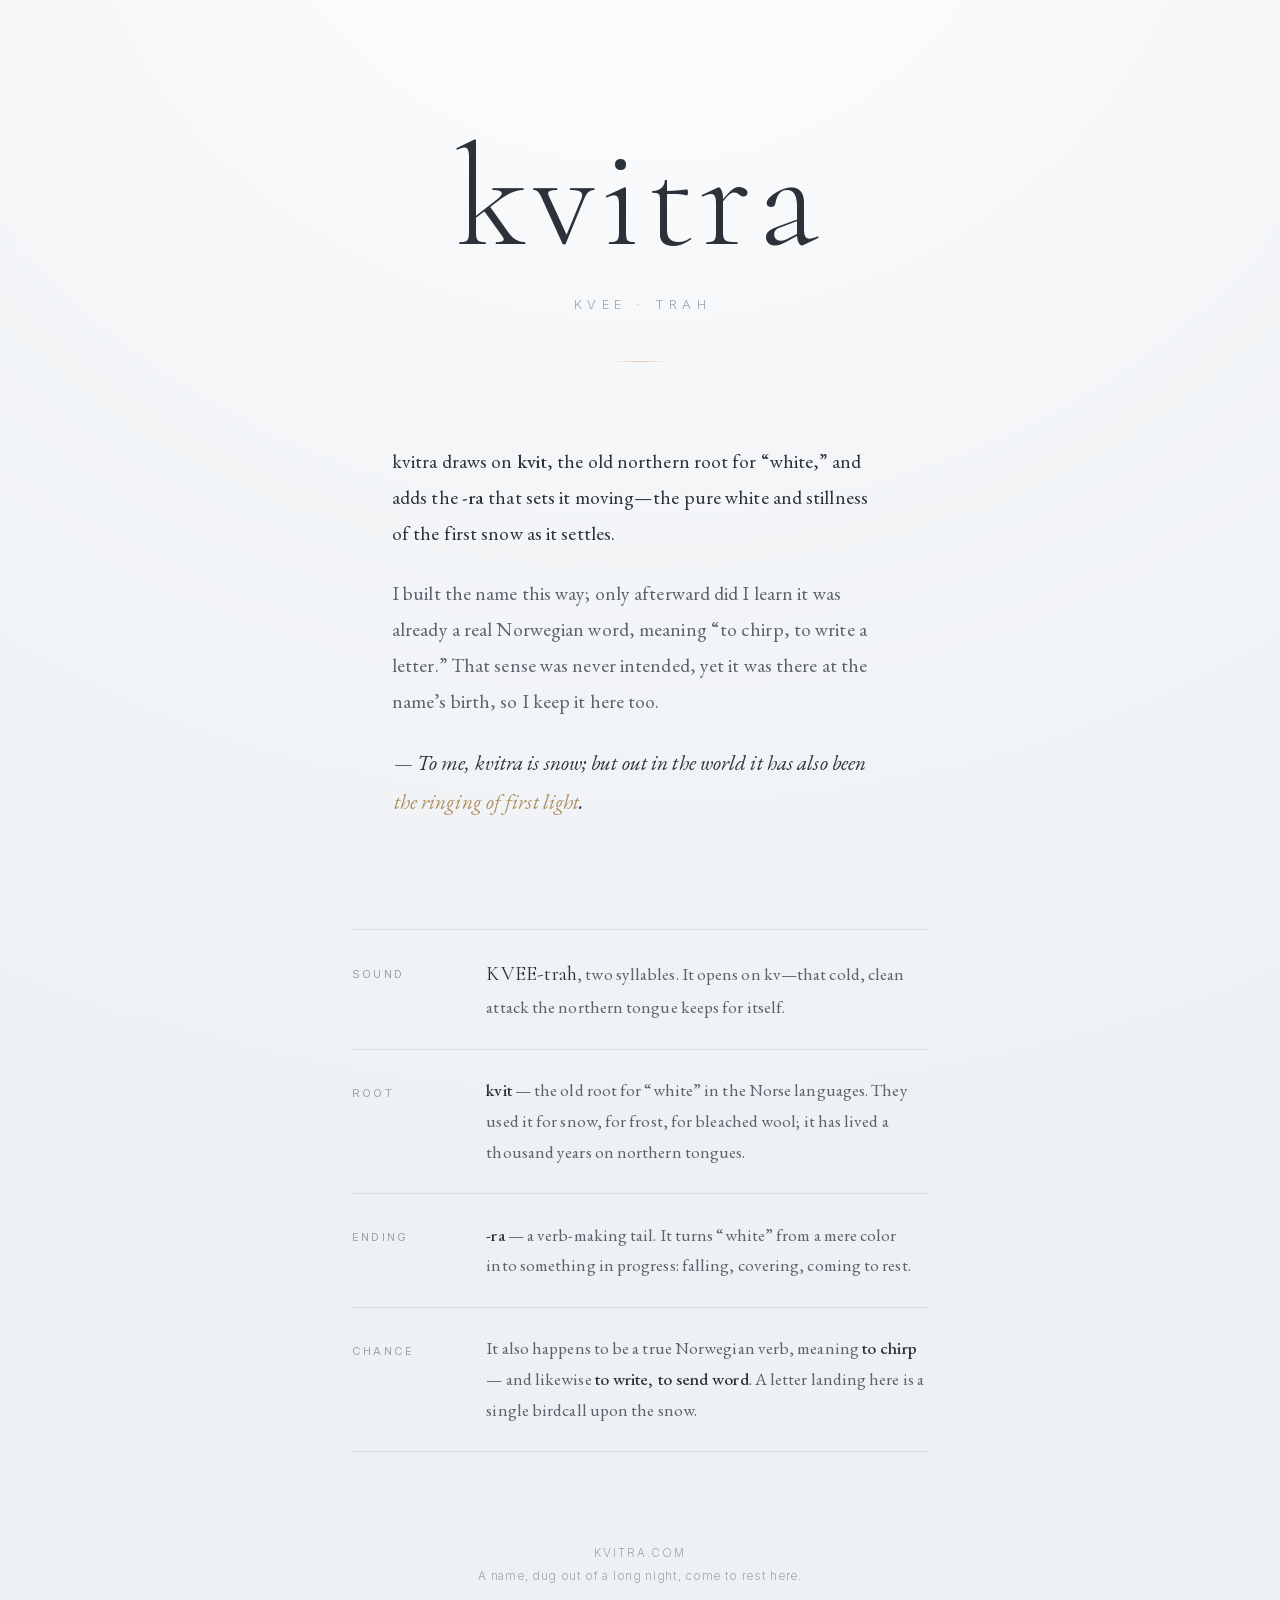
<file: index.html>
<!DOCTYPE html>
<html lang="en">
<head>
<meta charset="UTF-8">
<meta name="viewport" content="width=device-width, initial-scale=1.0">
<title>kvitra</title>
<meta name="description" content="kvitra — the pure white and stillness of the first snow.">

<!-- favicon: k monogram -->
<link rel="icon" href="data:image/svg+xml,%3Csvg xmlns='http://www.w3.org/2000/svg' viewBox='0 0 32 32'%3E%3Crect width='32' height='32' rx='6' fill='%232b323a'/%3E%3Ctext x='16' y='23' font-family='Georgia,serif' font-size='22' fill='%23f4f6f8' text-anchor='middle'%3Ek%3C/text%3E%3C/svg%3E">

<!-- open graph -->
<meta property="og:type" content="website">
<meta property="og:title" content="kvitra">
<meta property="og:description" content="The pure white and stillness of the first snow.">
<meta property="og:url" content="https://kvitra.com">
<meta name="twitter:card" content="summary">

<!-- preload the above-the-fold faces (same-origin fonts are fetched in CORS mode, hence crossorigin) -->
<link rel="preload" as="font" type="font/woff2" href="fonts/Cormorant-300.woff2" crossorigin>
<link rel="preload" as="font" type="font/woff2" href="fonts/EBGaramond-400.woff2" crossorigin>
<link rel="preload" as="font" type="font/woff2" href="fonts/Inter-400.woff2" crossorigin>

<style>
  /* self-hosted fonts — subset to Latin (Basic Latin + Latin-1 + General Punctuation), no external dependency */
  @font-face{font-family:'Cormorant';font-style:normal;font-weight:300;font-display:swap;src:url('fonts/Cormorant-300.woff2') format('woff2');}
  @font-face{font-family:'Cormorant';font-style:normal;font-weight:400;font-display:swap;src:url('fonts/Cormorant-400.woff2') format('woff2');}
  @font-face{font-family:'EB Garamond';font-style:normal;font-weight:400;font-display:swap;src:url('fonts/EBGaramond-400.woff2') format('woff2');}
  @font-face{font-family:'EB Garamond';font-style:normal;font-weight:500;font-display:swap;src:url('fonts/EBGaramond-500.woff2') format('woff2');}
  @font-face{font-family:'EB Garamond';font-style:italic;font-weight:400;font-display:swap;src:url('fonts/EBGaramond-Italic-400.woff2') format('woff2');}
  @font-face{font-family:'Inter';font-style:normal;font-weight:300;font-display:swap;src:url('fonts/Inter-300.woff2') format('woff2');}
  @font-face{font-family:'Inter';font-style:normal;font-weight:400;font-display:swap;src:url('fonts/Inter-400.woff2') format('woff2');}
  @font-face{font-family:'Inter';font-style:normal;font-weight:500;font-display:swap;src:url('fonts/Inter-500.woff2') format('woff2');}
</style>

<style>
  :root{
    /* background */
    --snow:        #f4f6f8;
    --snow-deep:   #eef1f4;
    /* text colors */
    --ink:         #2b323a;
    --ink-soft:    #5a636e;
    --ink-faint:   #9aa3ae;
    /* warm accent */
    --dawn:        #d8c4a8;
    --warm:        #b08e5f;
    --line:        rgba(43,50,58,0.10);
    /* snow (cool grey-blue: darker than the snow-white ground) */
    --flake-rgb:   152,168,194;
    --flake-glow:  70,92,124;
    --glow-a:      .40;
  }

  *{ margin:0; padding:0; box-sizing:border-box; }

  html{ -webkit-text-size-adjust:100%; }

  body{
    background:
      radial-gradient(120% 80% at 50% -10%, #ffffff 0%, var(--snow) 45%, var(--snow-deep) 100%);
    color:var(--ink);
    font-family:'EB Garamond', Georgia, serif;
    line-height:1.7;
    min-height:100vh;
    overflow-x:hidden;
    -webkit-font-smoothing:antialiased;
    text-rendering:optimizeLegibility;
  }

  /* snowfall */
  .snow{
    position:fixed; inset:0;
    pointer-events:none;
    z-index:1;
  }
  .flake{
    position:absolute;
    top:-5vh;
    border-radius:50%;
    background:rgba(var(--flake-rgb), var(--a, .7));
    box-shadow:0 0 var(--bl, 4px) rgba(var(--flake-glow), var(--glow-a, .40));
    opacity:0;
    animation-name:fall;
    animation-timing-function:linear;
    animation-iteration-count:infinite;
  }
  @keyframes fall{
    0%   { transform:translateY(-5vh) translateX(0);     opacity:0; }
    10%  { opacity:.9; }
    90%  { opacity:.9; }
    100% { transform:translateY(105vh) translateX(var(--drift)); opacity:0; }
  }

  /* main container */
  .stage{
    position:relative;
    z-index:2;
    max-width:680px;
    margin:0 auto;
    padding:clamp(4rem,14vh,9rem) clamp(1.6rem,6vw,2rem) 5rem;
    display:flex;
    flex-direction:column;
    align-items:center;
    text-align:center;
  }

  /* wordmark */
  .word{
    font-family:'Cormorant', Georgia, serif;
    font-weight:300;
    font-size:clamp(4.2rem, 17vw, 9rem);
    letter-spacing:.04em;
    line-height:1;
    color:var(--ink);
    position:relative;
  }
  /* per-letter reveal */
  .word span{
    display:inline-block;
    opacity:0;
    transform:translateY(-0.4em);
    filter:blur(6px);
    animation:settle .9s cubic-bezier(.2,.7,.2,1) forwards;
  }
  @keyframes settle{
    to{ opacity:1; transform:translateY(0); filter:blur(0); }
  }

  .phon{
    margin-top:1.5rem;
    font-family:'Inter',sans-serif;
    font-weight:300;
    font-size:.8rem;
    letter-spacing:.42em;
    text-transform:uppercase;
    color:var(--ink-faint);
    padding-left:.42em;
    opacity:0;
    animation:fade 1.2s ease 1.1s forwards;
  }

  /* divider */
  .horizon{
    width:54px; height:1px;
    margin:2.8rem 0 0;
    background:linear-gradient(90deg, transparent, var(--dawn), transparent);
    opacity:0;
    animation:fade 1.4s ease 1.5s forwards;
  }

  /* epigraph */
  .epigraph{
    margin-top:clamp(3.5rem,9vh,5.5rem);
    max-width:31rem;
    text-align:left;
    opacity:0;
    animation:rise 1.6s cubic-bezier(.2,.7,.2,1) 1.7s forwards;
  }
  .epigraph p{
    font-family:'EB Garamond', serif;
    font-size:clamp(1.08rem,2.6vw,1.22rem);
    font-weight:400;
    color:var(--ink-soft);
    margin-bottom:1.5rem;
    line-height:1.85;
    letter-spacing:.005em;
  }
  .epigraph .lead{ color:var(--ink); }
  .epigraph .lead b{
    font-weight:500;
    font-style:normal;
    color:var(--ink);
  }
  .epigraph .coda{
    color:var(--ink);
    font-size:clamp(1.16rem,2.8vw,1.32rem);
    font-style:italic;
    font-weight:400;
    margin-top:.2rem;
    margin-bottom:0;
    padding-left:.1rem;
  }
  .epigraph .coda .warm{
    color:var(--warm);
    font-weight:400;
  }

  /* notes / etymology */
  .notes{
    margin-top:clamp(5rem,12vh,8rem);
    width:100%;
    max-width:36rem;
    opacity:0;
    animation:fade 1.6s ease 2.1s forwards;
  }
  .note{
    display:grid;
    grid-template-columns: 7rem 1fr;
    gap:1.4rem;
    padding:1.6rem 0;
    border-top:1px solid var(--line);
    text-align:left;
  }
  .note:last-child{ border-bottom:1px solid var(--line); }
  .note dt{
    font-family:'Inter',sans-serif;
    font-weight:400;
    font-size:.7rem;
    letter-spacing:.2em;
    text-transform:uppercase;
    color:var(--ink-faint);
    padding-top:.55rem;
  }
  .note dd{
    font-family:'EB Garamond', serif;
    font-size:1.08rem;
    font-weight:400;
    color:var(--ink-soft);
    line-height:1.78;
    letter-spacing:.005em;
  }
  .note dd b{
    font-weight:500;
    color:var(--ink);
    font-style:normal;
  }
  .note .glyph{
    font-family:'Cormorant',serif;
    font-size:1.18em;
    color:var(--ink);
    letter-spacing:.01em;
  }

  /* footer */
  .colophon{
    margin-top:clamp(4rem,10vh,6rem);
    font-family:'Inter',sans-serif;
    font-size:.72rem;
    font-weight:300;
    letter-spacing:.06em;
    color:var(--ink-faint);
    line-height:2;
    opacity:0;
    animation:fade 1.6s ease 2.4s forwards;
  }
  .colophon .mark{ letter-spacing:.18em; }

  @keyframes fade{ to{ opacity:1; } }
  @keyframes rise{ from{opacity:0; transform:translateY(14px);} to{opacity:1; transform:translateY(0);} }

  @media (max-width:480px){
    .note{ grid-template-columns:1fr; gap:.4rem; }
    .note dt{ padding-top:0; }
  }

  /* polar night — a designed dark theme, not an inversion */
  @media (prefers-color-scheme:dark){
    :root{
      --ink:        #dbe2ea;   /* soft cool off-white — never pure white */
      --ink-soft:   #99a6b6;
      --ink-faint:  #737f93;   /* lifted for nighttime legibility (~4.7:1) */
      --dawn:       #c9a87a;   /* the thin promise of dawn at the horizon */
      --warm:       #d3ad7d;
      --line:       rgba(214,226,242,0.12);
      /* snow: luminous cool-white, softened a touch for nighttime calm */
      --flake-rgb:  200,212,230;
      --flake-glow: 150,180,220;
      --glow-a:     .28;
    }
    body{
      background:
        radial-gradient(120% 80% at 50% -12%, rgba(86,108,140,0.22) 0%, rgba(86,108,140,0) 46%),
        radial-gradient(150% 62% at 50% 117%, rgba(150,120,78,0.15) 0%, rgba(150,120,78,0) 55%),
        linear-gradient(180deg, #0f1822 0%, #0a111a 56%, #070b12 100%);
      color:var(--ink);
    }
  }

  /* reduced motion */
  @media (prefers-reduced-motion:reduce){
    .word span,.phon,.horizon,.epigraph,.notes,.colophon{
      animation:none; opacity:1; transform:none; filter:none;
    }
    .flake{ display:none; }
  }
</style>
</head>
<body>

  <div class="snow" id="snow" aria-hidden="true"></div>

  <main class="stage">
    <h1 class="word" id="word" aria-label="kvitra"></h1>
    <div class="phon">KVEE&nbsp;·&nbsp;trah</div>
    <div class="horizon" aria-hidden="true"></div>

    <section class="epigraph" aria-label="inscription">
      <p class="lead">kvitra draws on <b>kvit</b>, the old northern root for &ldquo;white,&rdquo; and adds the <b>-ra</b> that sets it moving&mdash;the pure white and stillness of the first snow as it settles.</p>
      <p>I built the name this way; only afterward did I learn it was already a real Norwegian word, meaning &ldquo;to chirp, to write a letter.&rdquo; That sense was never intended, yet it was there at the name&rsquo;s birth, so I keep it here too.</p>
      <p class="coda">&mdash; To me, kvitra is snow; but out in the world it has also been <span class="warm">the ringing of first light</span>.</p>
    </section>

    <dl class="notes" aria-label="etymology">
      <div class="note">
        <dt>Sound</dt>
        <dd><span class="glyph">KVEE-trah</span>, two syllables. It opens on kv&mdash;that cold, clean attack the northern tongue keeps for itself.</dd>
      </div>
      <div class="note">
        <dt>Root</dt>
        <dd><b>kvit</b> &mdash; the old root for &ldquo;white&rdquo; in the Norse languages. They used it for snow, for frost, for bleached wool; it has lived a thousand years on northern tongues.</dd>
      </div>
      <div class="note">
        <dt>Ending</dt>
        <dd><b>-ra</b> &mdash; a verb-making tail. It turns &ldquo;white&rdquo; from a mere color into something in progress: falling, covering, coming to rest.</dd>
      </div>
      <div class="note">
        <dt>Chance</dt>
        <dd>It also happens to be a true Norwegian verb, meaning <b>to chirp</b> &mdash; and likewise <b>to write, to send word</b>. A letter landing here is a single birdcall upon the snow.</dd>
      </div>
    </dl>

    <footer class="colophon">
      <div class="mark">KVITRA.COM</div>
      <div>A name, dug out of a long night, come to rest here.</div>
    </footer>
  </main>

<script>
  // build wordmark, one span per letter for staggered reveal
  (function(){
    var word = document.getElementById('word');
    var letters = 'kvitra'.split('');
    letters.forEach(function(ch, i){
      var s = document.createElement('span');
      s.textContent = ch;
      s.style.animationDelay = (0.15 + i * 0.11) + 's';
      word.appendChild(s);
    });
  })();

  // generate snowflakes with depth layering: size / opacity / blur / speed by depth
  (function(){
    if (window.matchMedia && window.matchMedia('(prefers-reduced-motion:reduce)').matches) return;
    var snow = document.getElementById('snow');
    var N = 70;
    for (var i=0;i<N;i++){
      var f = document.createElement('div');
      f.className = 'flake';
      // depth: skew toward 0 (far) so most flakes are small/faint, a few near and prominent
      var t     = Math.pow(Math.random(), 1.6);             // 0 = far, 1 = near
      var size  = (1.4 + t*4.8).toFixed(1);                 // 1.4 – 6.2 px
      var alpha = (0.30 + t*0.55).toFixed(2);               // 0.30 – 0.85 fill opacity
      var blur  = (2 + t*4).toFixed(1);                     // 2 – 6 px halo
      var dur   = (26 - t*13 + Math.random()*4).toFixed(1); // near falls faster (~13–28s)
      var delay = (Math.random()*-30).toFixed(1);           // negative delay to stagger start
      var left  = (Math.random()*100).toFixed(2);
      var drift = ((Math.random()*90 - 45)).toFixed(0) + 'px'; // horizontal drift ±45px
      f.style.width = size+'px';
      f.style.height = size+'px';
      f.style.left = left+'vw';
      f.style.setProperty('--a', alpha);          // fill opacity (depth)
      f.style.setProperty('--bl', blur+'px');     // halo radius (depth)
      f.style.animationDuration = dur+'s';
      f.style.animationDelay = delay+'s';
      f.style.setProperty('--drift', drift);
      f.style.opacity = '0';
      snow.appendChild(f);
    }
  })();
</script>
</body>
</html>
</file>
